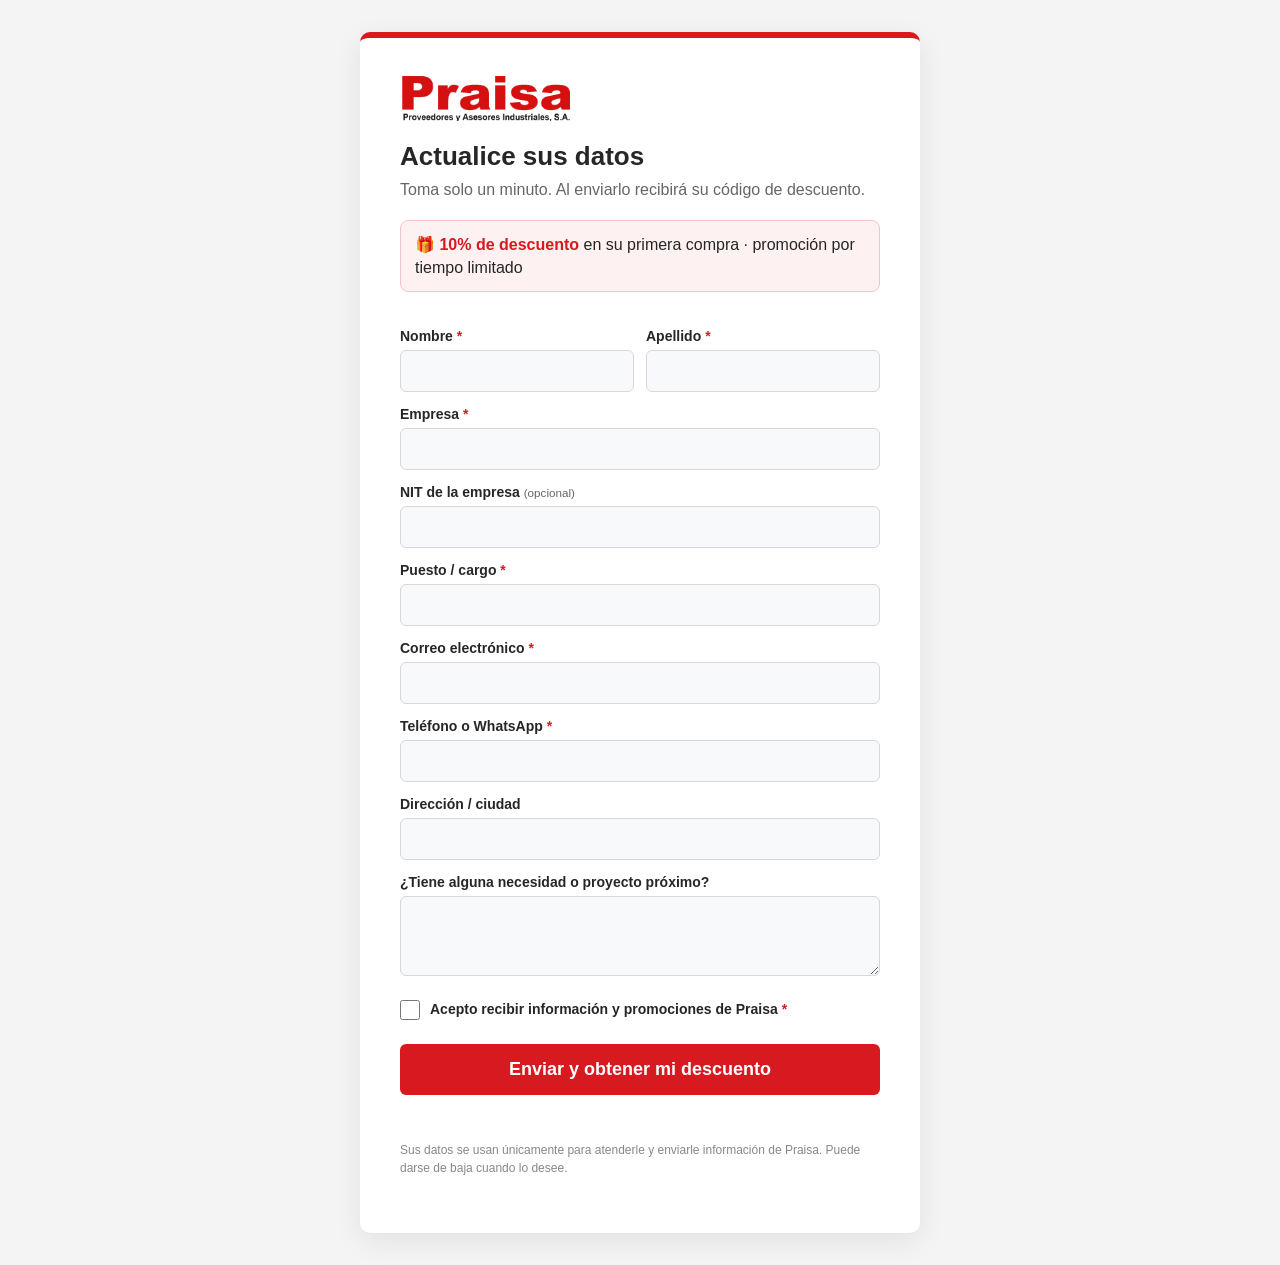
<file: docs/promo/index.html>
<!DOCTYPE html>
<html lang="es">
<head>
<meta charset="UTF-8">
<meta name="viewport" content="width=device-width, initial-scale=1.0">
<meta name="robots" content="noindex,nofollow">
<meta name="theme-color" content="#D71920">
<title>Actualice sus datos · Praisa</title>
<style>
:root{--red:#D71920;--ink:#262626;--mut:#666;--line:#d5d9de;--soft:#FDF1F1}
*{box-sizing:border-box}
body{margin:0;background:#f4f4f4;font-family:Arial,Helvetica,sans-serif;color:var(--ink)}
.card{max-width:560px;margin:0 auto;background:#fff;min-height:100vh;padding:28px 24px 40px;border-top:6px solid var(--red)}
@media(min-width:600px){.card{margin:32px auto;min-height:0;border-radius:10px;box-shadow:0 8px 30px rgba(0,0,0,.08);padding:36px 40px 44px}}
.logo{width:170px;display:block;margin-bottom:18px}
h1{font-size:26px;margin:0 0 6px}
.sub{color:var(--mut);margin:0 0 18px;line-height:1.5}
.promo{background:var(--soft);border:1px solid #f3c7c9;border-radius:8px;padding:12px 14px;margin-bottom:22px;line-height:1.45}
.promo b{color:var(--red)}
label{display:block;font-weight:bold;font-size:14px;margin:14px 0 6px}
label em{color:var(--red);font-style:normal}
label small{font-weight:normal;color:var(--mut)}
input,textarea{width:100%;font:inherit;font-size:16px;padding:11px 12px;border:1px solid var(--line);border-radius:6px;background:#f8f9fb}
input:focus,textarea:focus{outline:2px solid #f3c7c9;border-color:var(--red);background:#fff}
textarea{height:80px;resize:vertical}
.row{display:flex;gap:12px}.row>div{flex:1}
.chk{display:flex;gap:10px;align-items:flex-start;margin:20px 0 6px;font-size:14px;line-height:1.4;cursor:pointer}
.chk input{width:20px;height:20px;margin:0;flex:none;accent-color:var(--red)}
.trap{position:absolute;left:-9999px;height:0;overflow:hidden}
button{width:100%;margin-top:18px;background:var(--red);color:#fff;border:0;border-radius:6px;font:bold 18px Arial,sans-serif;padding:15px;cursor:pointer}
button:disabled{opacity:.6;cursor:wait}
.err{color:var(--red);font-size:14px;margin-top:12px;min-height:18px}
.legal{color:#888;font-size:12px;margin-top:16px;line-height:1.5}
#ok{display:none;text-align:center}
.check{width:64px;height:64px;border-radius:50%;background:#e8f5e9;color:#2e7d32;font-size:36px;line-height:64px;margin:6px auto 12px}
.code.off{color:#999;border-color:#bbb;text-decoration:line-through}
.check.off{background:#f3f3f3;color:#777}
.code{display:inline-block;border:2px dashed var(--red);color:var(--red);font-weight:bold;font-size:30px;letter-spacing:4px;padding:12px 26px;border-radius:8px;margin:12px 0 16px}
#ok p{line-height:1.6;color:#444}
.contact{font-size:14px;color:var(--mut);margin-top:18px;line-height:1.8}
.contact a{color:var(--red);text-decoration:none}
</style>
</head>
<body>
<main class="card">
  <img class="logo" src="../assets/logo-praisa-email.png" alt="Praisa · Proveedores y Asesores Industriales, S.A.">

  <form id="form" novalidate>
    <h1>Actualice sus datos</h1>
    <p class="sub">Toma solo un minuto. Al enviarlo recibirá su código de descuento.</p>
    <div class="promo">🎁 <b>10% de descuento</b> en su primera compra · promoción por tiempo limitado</div>

    <div class="row">
      <div><label for="nombre">Nombre <em>*</em></label><input id="nombre" name="nombre" autocomplete="given-name" required></div>
      <div><label for="apellido">Apellido <em>*</em></label><input id="apellido" name="apellido" autocomplete="family-name" required></div>
    </div>
    <label for="empresa">Empresa <em>*</em></label><input id="empresa" name="empresa" autocomplete="organization" required>
    <label for="nit">NIT de la empresa <small>(opcional)</small></label><input id="nit" name="nit">
    <label for="puesto">Puesto / cargo <em>*</em></label><input id="puesto" name="puesto" autocomplete="organization-title" required>
    <label for="correo">Correo electrónico <em>*</em></label><input id="correo" name="correo" type="email" autocomplete="email" required>
    <label for="telefono">Teléfono o WhatsApp <em>*</em></label><input id="telefono" name="telefono" type="tel" autocomplete="tel" required>
    <label for="direccion">Dirección / ciudad</label><input id="direccion" name="direccion" autocomplete="address-level2">
    <label for="necesidad">¿Tiene alguna necesidad o proyecto próximo?</label><textarea id="necesidad" name="necesidad"></textarea>
    <div class="trap" aria-hidden="true"><label>Sitio web<input name="sitio_web" tabindex="-1" autocomplete="off"></label></div>

    <label class="chk"><input type="checkbox" id="acepta" name="acepta"> <span>Acepto recibir información y promociones de Praisa <em style="color:var(--red)">*</em></span></label>

    <button type="submit" id="btn">Enviar y obtener mi descuento</button>
    <div class="err" id="err" aria-live="polite"></div>
    <p class="legal">Sus datos se usan únicamente para atenderle y enviarle información de Praisa. Puede darse de baja cuando lo desee.</p>
  </form>

  <section id="ok" aria-live="polite">
    <div class="check" id="okIcono">✓</div>
    <h1>¡Gracias, <span id="okNombre"></span>!</h1>
    <p id="okTexto">Sus datos fueron actualizados.<br>Su código de descuento es:</p>
    <div class="code" id="okCodigo"></div>
    <p id="okUso"><b>¿Cómo usarlo?</b> Menciónelo al solicitar su cotización.<br>
      10% de descuento, válido únicamente en su primera compra.<br>
      Vigente hasta el <b id="okVence"></b>.</p>
    <p style="font-size:14px" id="okTip">Le recomendamos tomar una captura de pantalla de este código.</p>
    <div class="contact">📞 <a href="tel:+50223878000">+502 2387 8000</a> · ✉️ <a href="mailto:ventas@praisa.com">ventas@praisa.com</a><br>🌐 <a href="https://www.praisa.com">www.praisa.com</a></div>
  </section>
</main>

<script>
const ENDPOINT = 'https://serious-porpoise.pikapod.net/webhook/praisa-promo-registro';
const form = document.getElementById('form');
const btn = document.getElementById('btn');
const err = document.getElementById('err');
const origen = new URLSearchParams(location.search).get('o') || 'directo';
const NOMBRES = { nombre:'nombre', apellido:'apellido', empresa:'empresa', puesto:'puesto', correo:'correo', 'teléfono':'teléfono', 'aceptación':'aceptar recibir información' };

form.addEventListener('submit', async e => {
  e.preventDefault();
  err.textContent = '';
  const f = Object.fromEntries(new FormData(form));
  f.acepta = document.getElementById('acepta').checked;
  f.origen = origen;

  const faltan = [];
  for (const k of ['nombre','apellido','empresa','puesto']) if (!(f[k] || '').trim()) faltan.push(k);
  if (!/^[^\s@]+@[^\s@]+\.[^\s@]{2,}$/.test((f.correo || '').trim())) faltan.push('correo');
  if ((f.telefono || '').replace(/\D/g, '').length < 8) faltan.push('teléfono');
  if (!f.acepta) faltan.push('aceptación');
  if (faltan.length) { err.textContent = 'Revise: ' + faltan.map(x => NOMBRES[x] || x).join(', ') + '.'; return; }

  btn.disabled = true; btn.textContent = 'Enviando…';
  try {
    const r = await fetch(ENDPOINT, { method: 'POST', headers: { 'Content-Type': 'text/plain;charset=UTF-8' }, body: JSON.stringify(f) });
    const data = await r.json().catch(() => ({}));
    if (!r.ok || !data.ok) {
      if (data.faltan && data.faltan.length) err.textContent = 'Revise: ' + data.faltan.map(x => NOMBRES[x] || x).join(', ') + '.';
      else throw new Error('respuesta');
      return;
    }
    document.getElementById('okNombre').textContent = data.nombre || f.nombre;
    document.getElementById('okCodigo').textContent = data.codigo;
    document.getElementById('okVence').textContent = data.vence || '';
    const txt = document.getElementById('okTexto');
    const apagar = () => {
      document.getElementById('okCodigo').classList.add('off');
      document.getElementById('okIcono').classList.add('off');
      document.getElementById('okIcono').textContent = 'i';
      document.getElementById('okUso').style.display = 'none';
      document.getElementById('okTip').textContent = 'Si tiene alguna consulta o desea cotizar, con gusto le atendemos.';
    };
    if (data.usado) {
      txt.innerHTML = 'Usted ya se había registrado y su código de descuento ya fue utilizado' + (data.fechaUso ? ' el <b>' + data.fechaUso + '</b>' : '') + '.<br>El descuento aplica únicamente en la primera compra.';
      apagar();
    } else if (data.vencido) {
      txt.innerHTML = 'Usted ya se había registrado, pero su código de descuento venció' + (data.vence ? ' el <b>' + data.vence + '</b>' : '') + '.';
      apagar();
    } else if (data.yaRegistrado) {
      txt.innerHTML = 'Usted ya se había registrado.<br>Este es su código de descuento:';
    }
    form.style.display = 'none';
    document.getElementById('ok').style.display = 'block';
    window.scrollTo(0, 0);
  } catch (x) {
    err.textContent = 'No pudimos enviar sus datos. Intente de nuevo en un momento o escríbanos a ventas@praisa.com.';
  } finally {
    btn.disabled = false; btn.textContent = 'Enviar y obtener mi descuento';
  }
});
</script>
</body>
</html>
</file>
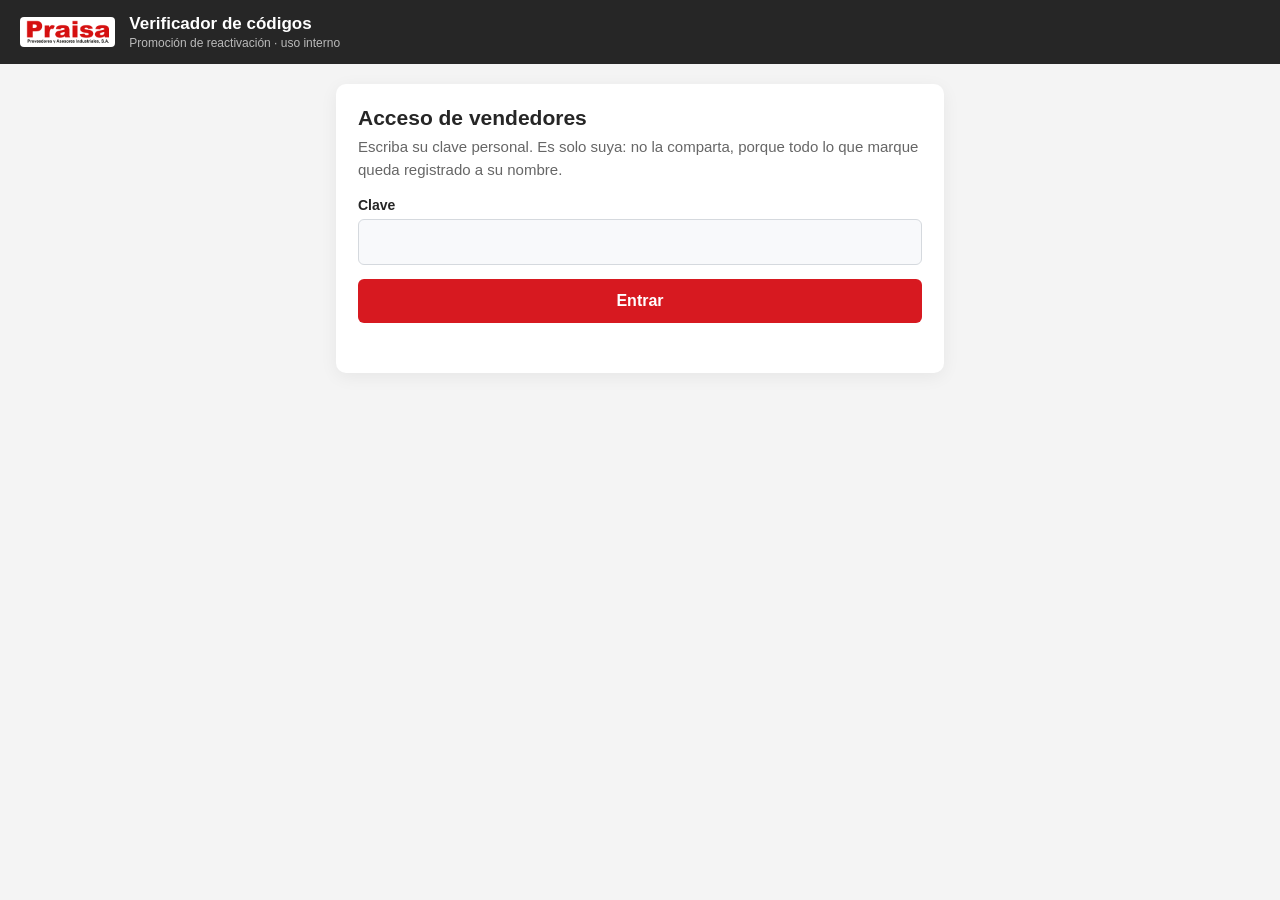
<file: docs/promo/verificar.html>
<!DOCTYPE html>
<html lang="es">
<head>
<meta charset="UTF-8">
<meta name="viewport" content="width=device-width, initial-scale=1.0">
<meta name="robots" content="noindex,nofollow">
<meta name="theme-color" content="#262626">
<title>Verificar código · Praisa</title>
<style>
:root{--red:#D71920;--ink:#262626;--mut:#666;--line:#d5d9de;--ok:#1e7d34;--okbg:#e7f5ea;--warn:#9a6700;--warnbg:#fff4d6;--bad:#b3261e;--badbg:#fdecea;--gray:#5f6368;--graybg:#f1f3f4}
*{box-sizing:border-box}
body{margin:0;background:#f4f4f4;font-family:Arial,Helvetica,sans-serif;color:var(--ink)}
header{background:var(--ink);color:#fff;padding:14px 20px;display:flex;align-items:center;gap:14px}
header img{height:30px;background:#fff;border-radius:4px;padding:3px 6px}
header b{font-size:17px}header small{display:block;color:#bbb;font-size:12px;margin-top:2px}
main{max-width:640px;margin:0 auto;padding:20px 16px 50px}
.card{background:#fff;border-radius:10px;box-shadow:0 4px 18px rgba(0,0,0,.06);padding:22px;margin-bottom:16px}
h1{font-size:21px;margin:0 0 6px}.sub{color:var(--mut);margin:0 0 16px;line-height:1.5;font-size:15px}
label{display:block;font-weight:bold;font-size:14px;margin:12px 0 6px}
input,select{width:100%;font:inherit;font-size:17px;padding:12px;border:1px solid var(--line);border-radius:6px;background:#f8f9fb}
input:focus,select:focus{outline:2px solid #f3c7c9;border-color:var(--red);background:#fff}
.row{display:flex;gap:10px}.row>*{flex:1}
button{font:bold 16px Arial,sans-serif;border:0;border-radius:6px;padding:13px 18px;cursor:pointer;background:var(--red);color:#fff}
button.sec{background:#fff;color:var(--ink);border:1px solid var(--line)}
button:disabled{opacity:.6;cursor:wait}
.searchrow{display:flex;gap:10px}.searchrow input{flex:1}.searchrow input::placeholder{text-transform:none}
.msg{font-size:14px;margin-top:10px;min-height:18px;color:var(--bad)}
.res{border:1px solid var(--line);border-radius:10px;overflow:hidden;margin-bottom:14px;background:#fff}
.badge{padding:14px 18px;font-weight:bold;font-size:18px;display:flex;align-items:center;gap:10px}
.badge .ic{font-size:24px}
.valido .badge{background:var(--okbg);color:var(--ok)}
.usado .badge{background:var(--badbg);color:var(--bad)}
.vencido .badge{background:var(--warnbg);color:var(--warn)}
.anulado .badge{background:var(--graybg);color:var(--gray)}
.body{padding:14px 18px}
.code{font-size:24px;font-weight:bold;letter-spacing:2px;margin-bottom:6px}
dl{display:grid;grid-template-columns:130px 1fr;gap:6px 10px;margin:8px 0 0;font-size:15px}
dt{color:var(--mut)}dd{margin:0}
.alert{background:var(--warnbg);color:#6b4a00;border-radius:6px;padding:10px 12px;font-size:14px;margin-top:12px;line-height:1.45}
.canje{border-top:1px dashed var(--line);margin-top:14px;padding-top:6px}
.canje button{width:100%;margin-top:14px}
.empty{text-align:center;color:var(--mut);padding:18px 6px;line-height:1.5}
.help{font-size:13px;color:var(--mut);line-height:1.6}
.top{display:flex;justify-content:space-between;align-items:center}
.link{background:none;color:var(--mut);padding:0;font-weight:normal;font-size:13px;text-decoration:underline}
#app{display:none}
</style>
</head>
<body>
<header><img src="../assets/logo-praisa-email.png" alt="Praisa"><div><b>Verificador de códigos</b><small>Promoción de reactivación · uso interno</small></div></header>
<main>

  <!-- Clave -->
  <section class="card" id="login">
    <h1>Acceso de vendedores</h1>
    <p class="sub">Escriba su clave personal. Es solo suya: no la comparta, porque todo lo que marque queda registrado a su nombre.</p>
    <form id="loginForm">
      <label for="clave">Clave</label>
      <input id="clave" type="password" autocomplete="current-password" required>
      <button type="submit" style="width:100%;margin-top:14px">Entrar</button>
      <div class="msg" id="loginMsg"></div>
    </form>
  </section>

  <div id="app">
    <section class="card">
      <div class="top"><h1>Verificar código</h1><span class="help">Sesión: <b id="quien"></b> · <button class="link" id="salir" type="button">Salir</button></span></div>
      <p class="sub">Escriba el código del cliente (por ejemplo <b>PRA-7K4M</b>). Si no lo tiene, busque por empresa, NIT, nombre o correo.</p>
      <form class="searchrow" id="buscarForm">
        <input id="q" placeholder="Código, empresa, NIT, nombre o correo" autocomplete="off" required>
        <button type="submit" id="btnBuscar">Verificar</button>
      </form>
      <div class="msg" id="msg"></div>
    </section>
    <div id="resultados"></div>
    <p class="help">Si un código aparece como <b>Válido</b>, aplique el 10% en la factura y luego presione <b>Marcar como usado</b>. Así queda registrado en la hoja y nadie más lo puede volver a usar.</p>
  </div>
</main>

<script>
const ENDPOINT = 'https://serious-porpoise.pikapod.net/webhook/praisa-promo-vendedores';
const $ = id => document.getElementById(id);
let clave = '', vendedor = '';
try { clave = sessionStorage.getItem('praisa_clave_vend') || ''; vendedor = sessionStorage.getItem('praisa_vend') || ''; } catch (e) {}

const esc = s => String(s ?? '').replace(/[&<>"']/g, c => ({ '&': '&amp;', '<': '&lt;', '>': '&gt;', '"': '&quot;', "'": '&#39;' }[c]));

async function llamar(datos) {
  const r = await fetch(ENDPOINT, {
    method: 'POST',
    headers: { 'Content-Type': 'text/plain;charset=UTF-8' },
    body: JSON.stringify({ ...datos, clave })
  });
  if (r.status === 401 || r.status === 403) { const e = new Error('clave'); e.clave = true; throw e; }
  const d = await r.json().catch(() => ({}));
  if (!r.ok && !d.error) throw new Error('servidor');
  return d;
}

function mostrarApp() { $('quien').textContent = vendedor; $('login').style.display = 'none'; $('app').style.display = 'block'; $('q').focus(); }
function mostrarLogin(msg) {
  clave = ''; vendedor = ''; try { sessionStorage.removeItem('praisa_clave_vend'); sessionStorage.removeItem('praisa_vend'); } catch (e) {}
  $('app').style.display = 'none'; $('login').style.display = 'block'; $('loginMsg').textContent = msg || ''; $('clave').value = ''; $('clave').focus();
}

$('loginForm').addEventListener('submit', async e => {
  e.preventDefault();
  clave = $('clave').value.trim();
  $('loginMsg').textContent = 'Verificando…';
  try {
    const d = await llamar({ accion: 'entrar' });
    if (!d.ok || !d.vendedor) throw Object.assign(new Error('clave'), { clave: true });
    vendedor = d.vendedor;
    try { sessionStorage.setItem('praisa_clave_vend', clave); sessionStorage.setItem('praisa_vend', vendedor); } catch (e) {}
    $('loginMsg').textContent = '';
    mostrarApp();
  } catch (x) {
    mostrarLogin(x.clave ? 'Clave incorrecta.' : 'No se pudo conectar. Intente de nuevo.');
  }
});
$('salir').addEventListener('click', () => { $('resultados').innerHTML = ''; mostrarLogin(''); });

const ETIQUETA = {
  valido: ['✅', 'VÁLIDO: puede aplicar el 10%'],
  usado: ['⛔', 'YA FUE USADO: no aplicar descuento'],
  vencido: ['⌛', 'VENCIDO: no aplicar descuento'],
  anulado: ['✖', 'ANULADO: no aplicar descuento'],
};

function tarjeta(r, canjeado) {
  const [ic, txt] = ETIQUETA[r.situacion] || ['?', r.situacion];
  const filas = [
    ['Cliente', r.nombre], ['Empresa', r.empresa], ['NIT', r.nit], ['Puesto', r.puesto],
    ['Correo', r.correo], ['Teléfono', r.telefono],
    ['Registrado', r.registro], ['Vence', r.vence],
  ];
  if (r.situacion === 'usado') filas.push(['Usado el', r.fechaUso], ['Factura', r.factura], ['Vendedor', r.vendedor]);
  if (r.necesidad) filas.push(['Necesidad', r.necesidad]);
  let html = `<div class="res ${canjeado ? 'valido' : r.situacion}"><div class="badge"><span class="ic">${canjeado ? '✅' : ic}</span>${esc(canjeado ? 'LISTO: quedó registrado como usado' : txt)}</div><div class="body">
    <div class="code">${esc(r.codigo)}</div><dl>${filas.filter(f => f[1]).map(f => `<dt>${esc(f[0])}</dt><dd>${esc(f[1])}</dd>`).join('')}</dl>`;
  if (r.mismaEmpresa > 1 && r.situacion === 'valido') html += `<div class="alert" style="background:#eef4ff;color:#1d3d7a">ℹ️ Hay ${r.mismaEmpresa} personas de esta empresa con código. El descuento es por persona, así que puede aplicarlo.</div>`;
  if (r.situacion === 'valido' && !canjeado) {
    html += `<form class="canje" data-codigo="${esc(r.codigo)}">
      <label>No. de factura</label><input name="factura" required>
      <p class="help" style="margin:8px 0 0">Quedará registrado a nombre de <b>${esc(vendedor)}</b>.</p>
      <button type="submit">Marcar como usado</button><div class="msg"></div></form>`;
  }
  return html + '</div></div>';
}

function pintar(lista, canjeado) {
  $('resultados').innerHTML = lista.length
    ? lista.map(r => tarjeta(r, canjeado)).join('')
    : '<div class="card empty">❓ <b>No se encontró ningún registro.</b><br>Este cliente no tiene descuento. Si la promoción sigue vigente, puede invitarlo a llenar el formulario.</div>';
  document.querySelectorAll('form.canje').forEach(f => f.addEventListener('submit', canjear));
}

$('buscarForm').addEventListener('submit', async e => {
  e.preventDefault();
  const q = $('q').value.trim();
  $('msg').textContent = ''; $('btnBuscar').disabled = true;
  try {
    const d = await llamar({ accion: 'buscar', q });
    if (!d.ok) { $('msg').textContent = d.error || 'No se pudo buscar.'; $('resultados').innerHTML = ''; return; }
    pintar(d.resultados || []);
    if (d.total > (d.resultados || []).length) $('msg').textContent = 'Hay más resultados; escriba una búsqueda más precisa.';
  } catch (x) {
    if (x.clave) mostrarLogin('Su sesión expiró o la clave cambió. Vuelva a entrar.');
    else $('msg').textContent = 'No se pudo conectar. Intente de nuevo.';
  } finally { $('btnBuscar').disabled = false; }
});

async function canjear(e) {
  e.preventDefault();
  const f = e.target, msg = f.querySelector('.msg'), btn = f.querySelector('button');
  const codigo = f.dataset.codigo, factura = f.factura.value.trim();
  if (!factura) { msg.textContent = 'Escriba el número de factura.'; return; }
  if (!confirm(`¿Marcar ${codigo} como usado en la factura ${factura}, a nombre de ${vendedor}?\nEsto no se puede deshacer desde aquí.`)) return;
  btn.disabled = true; msg.textContent = 'Guardando…';
  try {
    const d = await llamar({ accion: 'canjear', codigo, factura });
    if (!d.ok) { msg.textContent = d.error || 'No se pudo guardar.'; btn.disabled = false; return; }
    pintar(d.resultados || [], true);
  } catch (x) {
    if (x.clave) mostrarLogin('Su sesión expiró o la clave cambió. Vuelva a entrar.');
    else { msg.textContent = 'No se pudo conectar. Revise en la hoja antes de intentar de nuevo.'; btn.disabled = false; }
  }
}

if (clave) mostrarApp();
</script>
</body>
</html>
</file>
